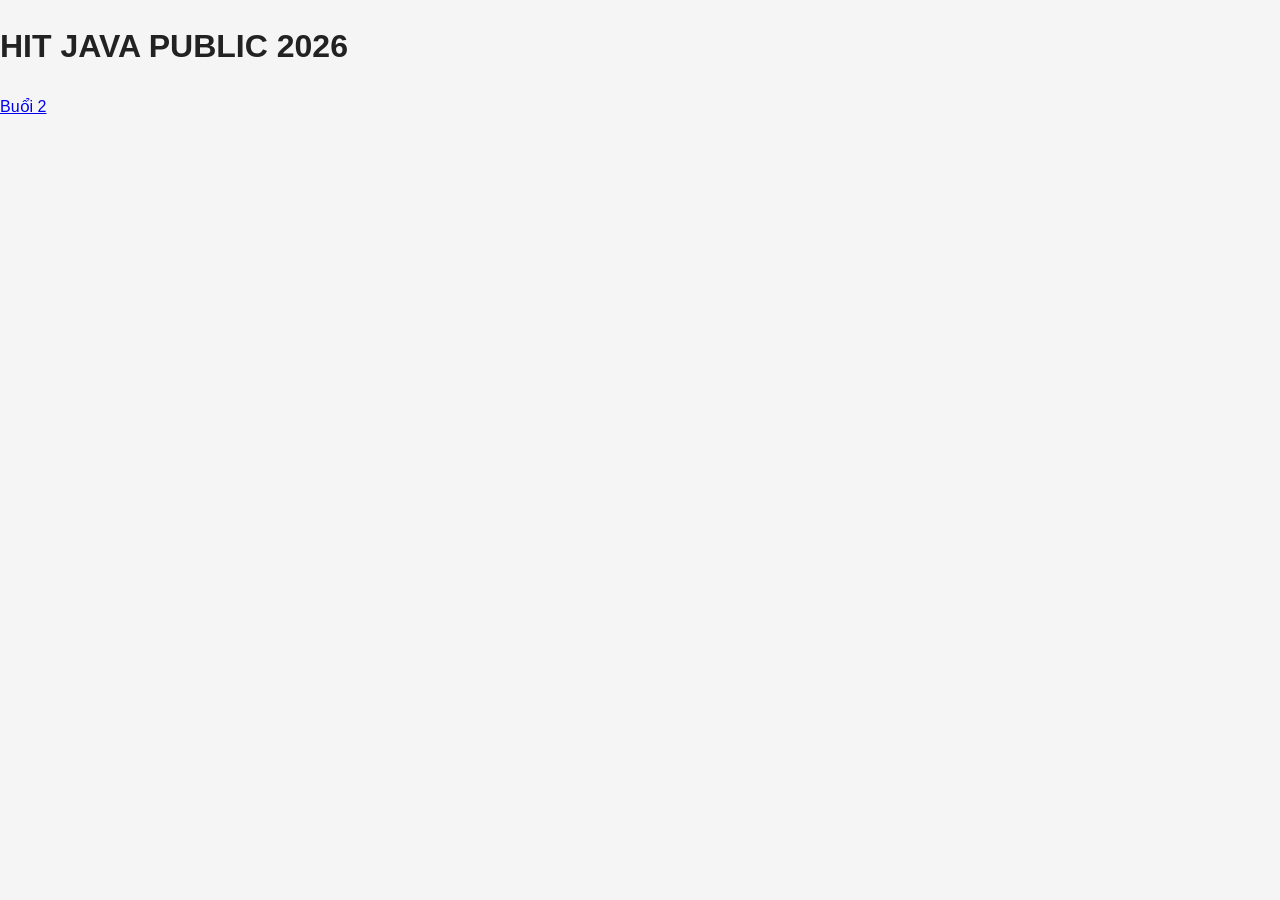
<file: index.html>
<!DOCTYPE html>
<html>
<head>
    <title>HIT JAVA PUBLIC 2026</title>
    <link rel="stylesheet" href="./style.css">
</head>

<body>
    <h1>HIT JAVA PUBLIC 2026</h1>

    <a href="Lesson2/buoi-2.html">
        Buổi 2
    </a>
</body>
</html>
</file>
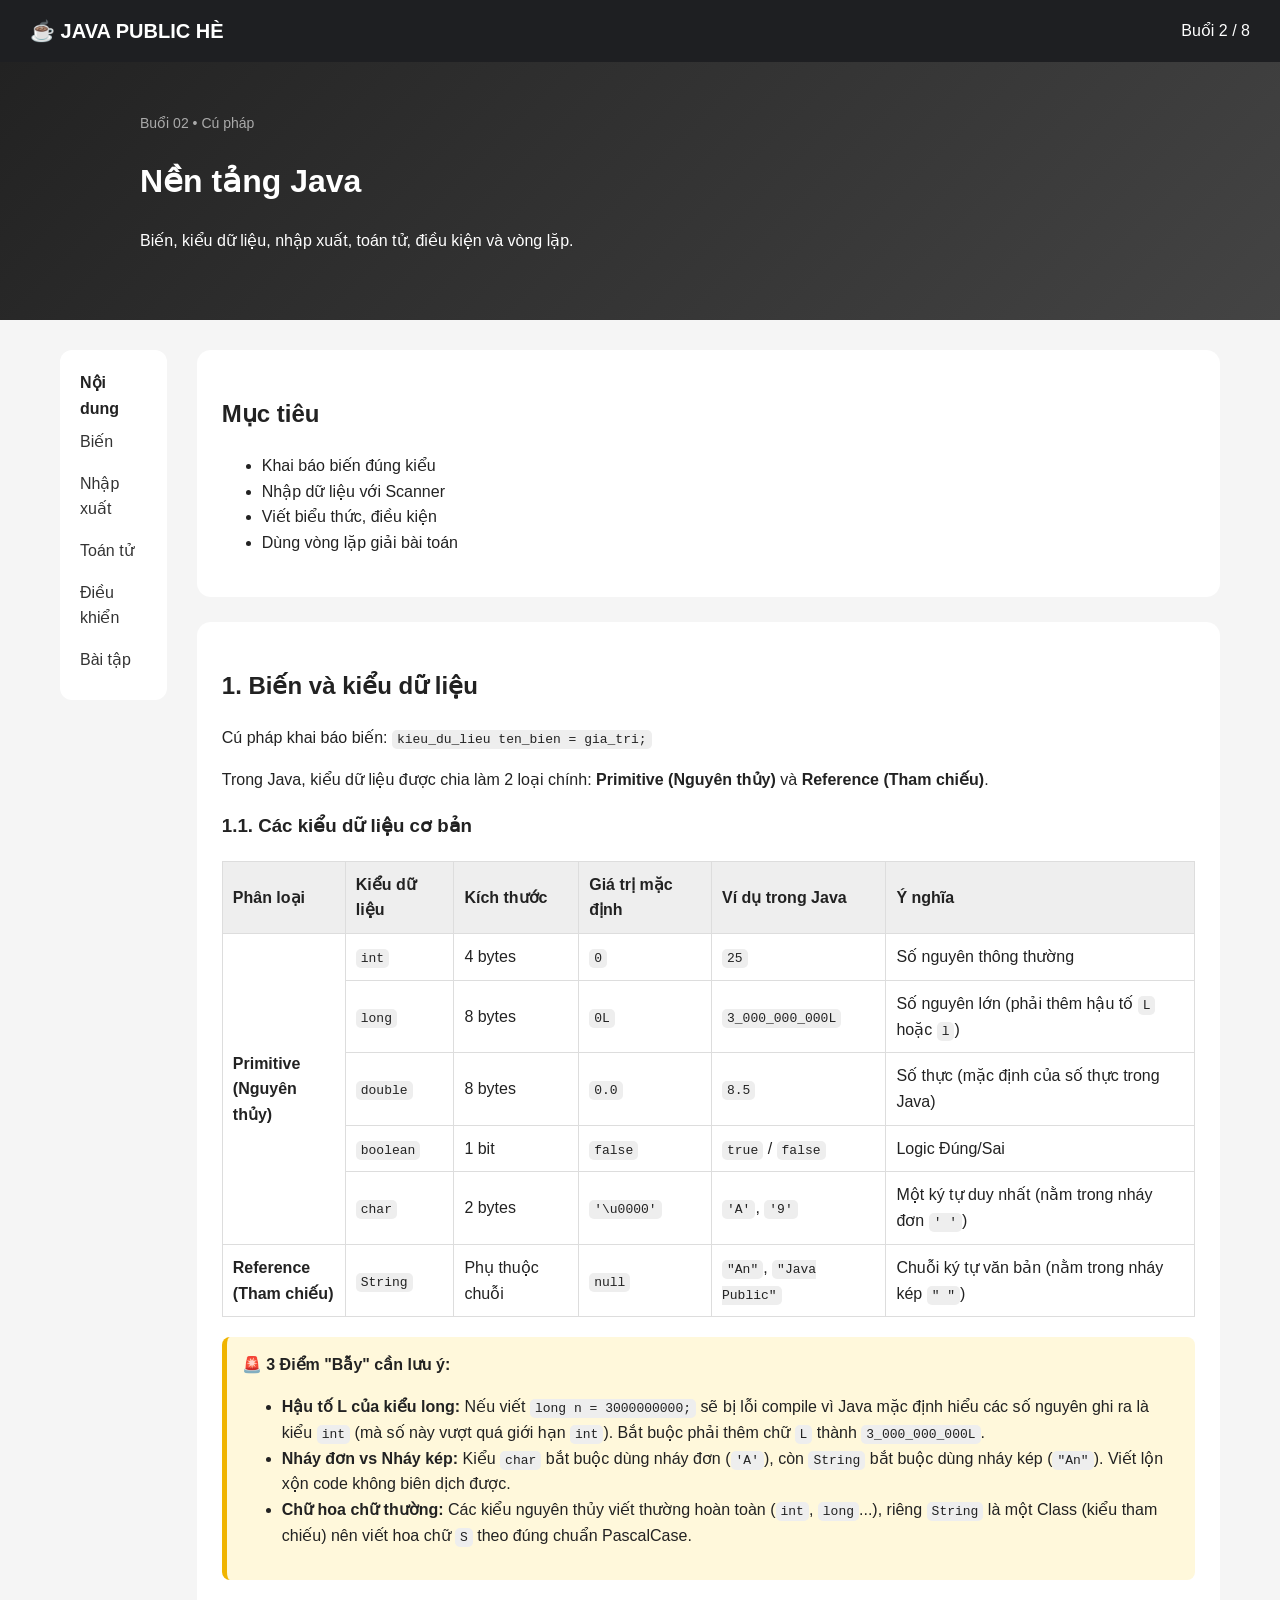
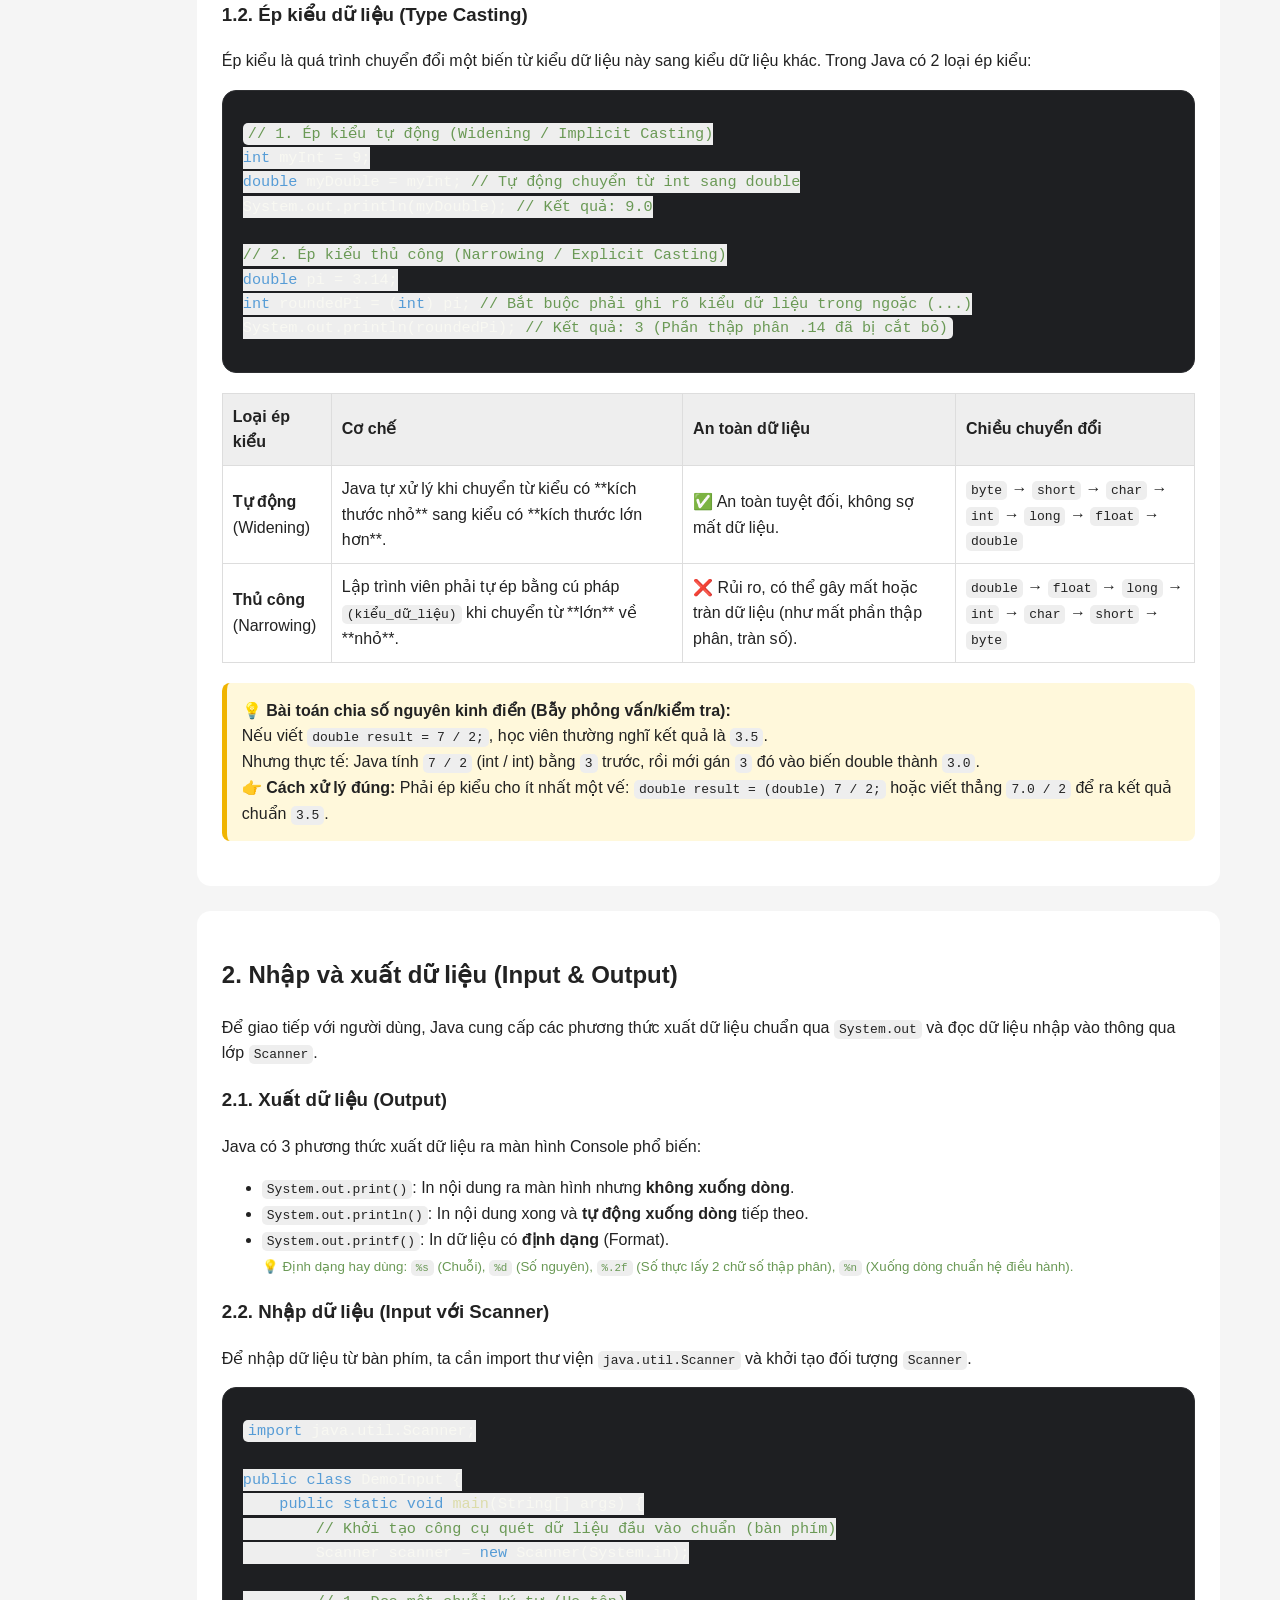
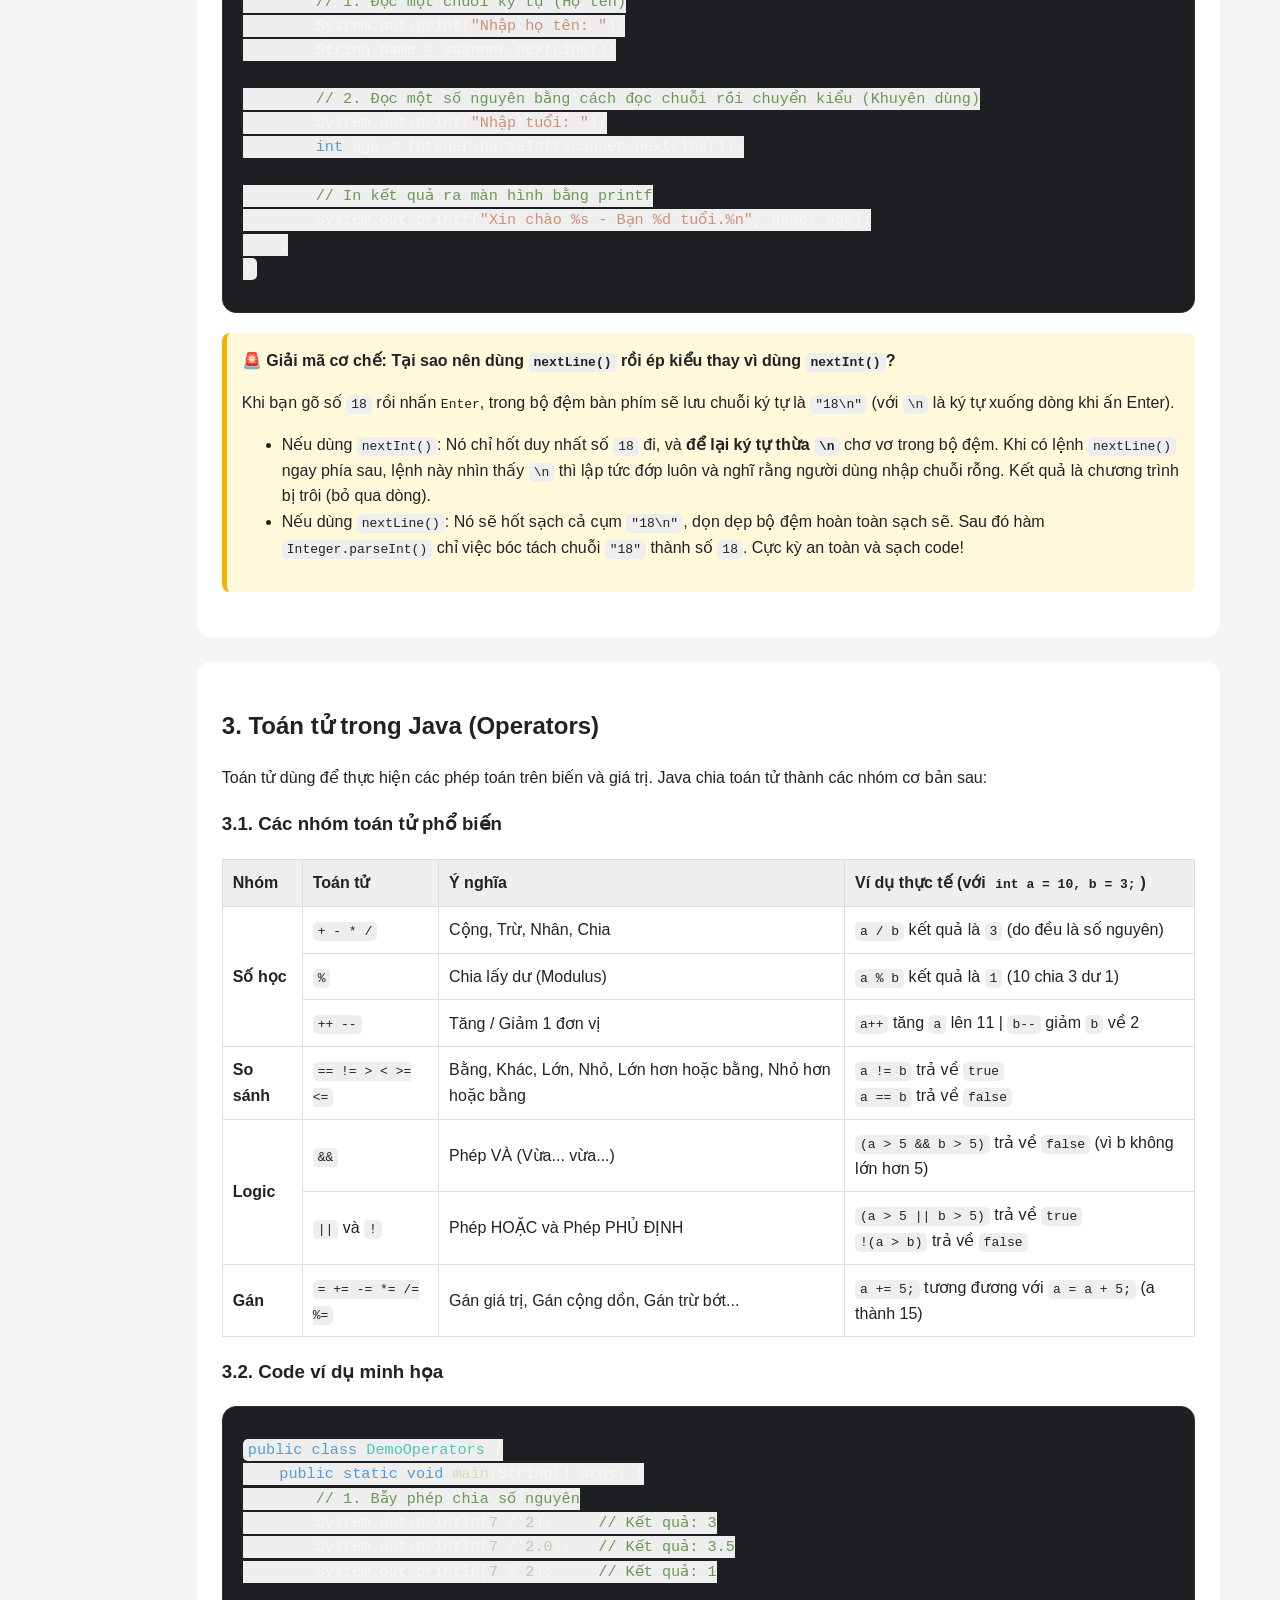
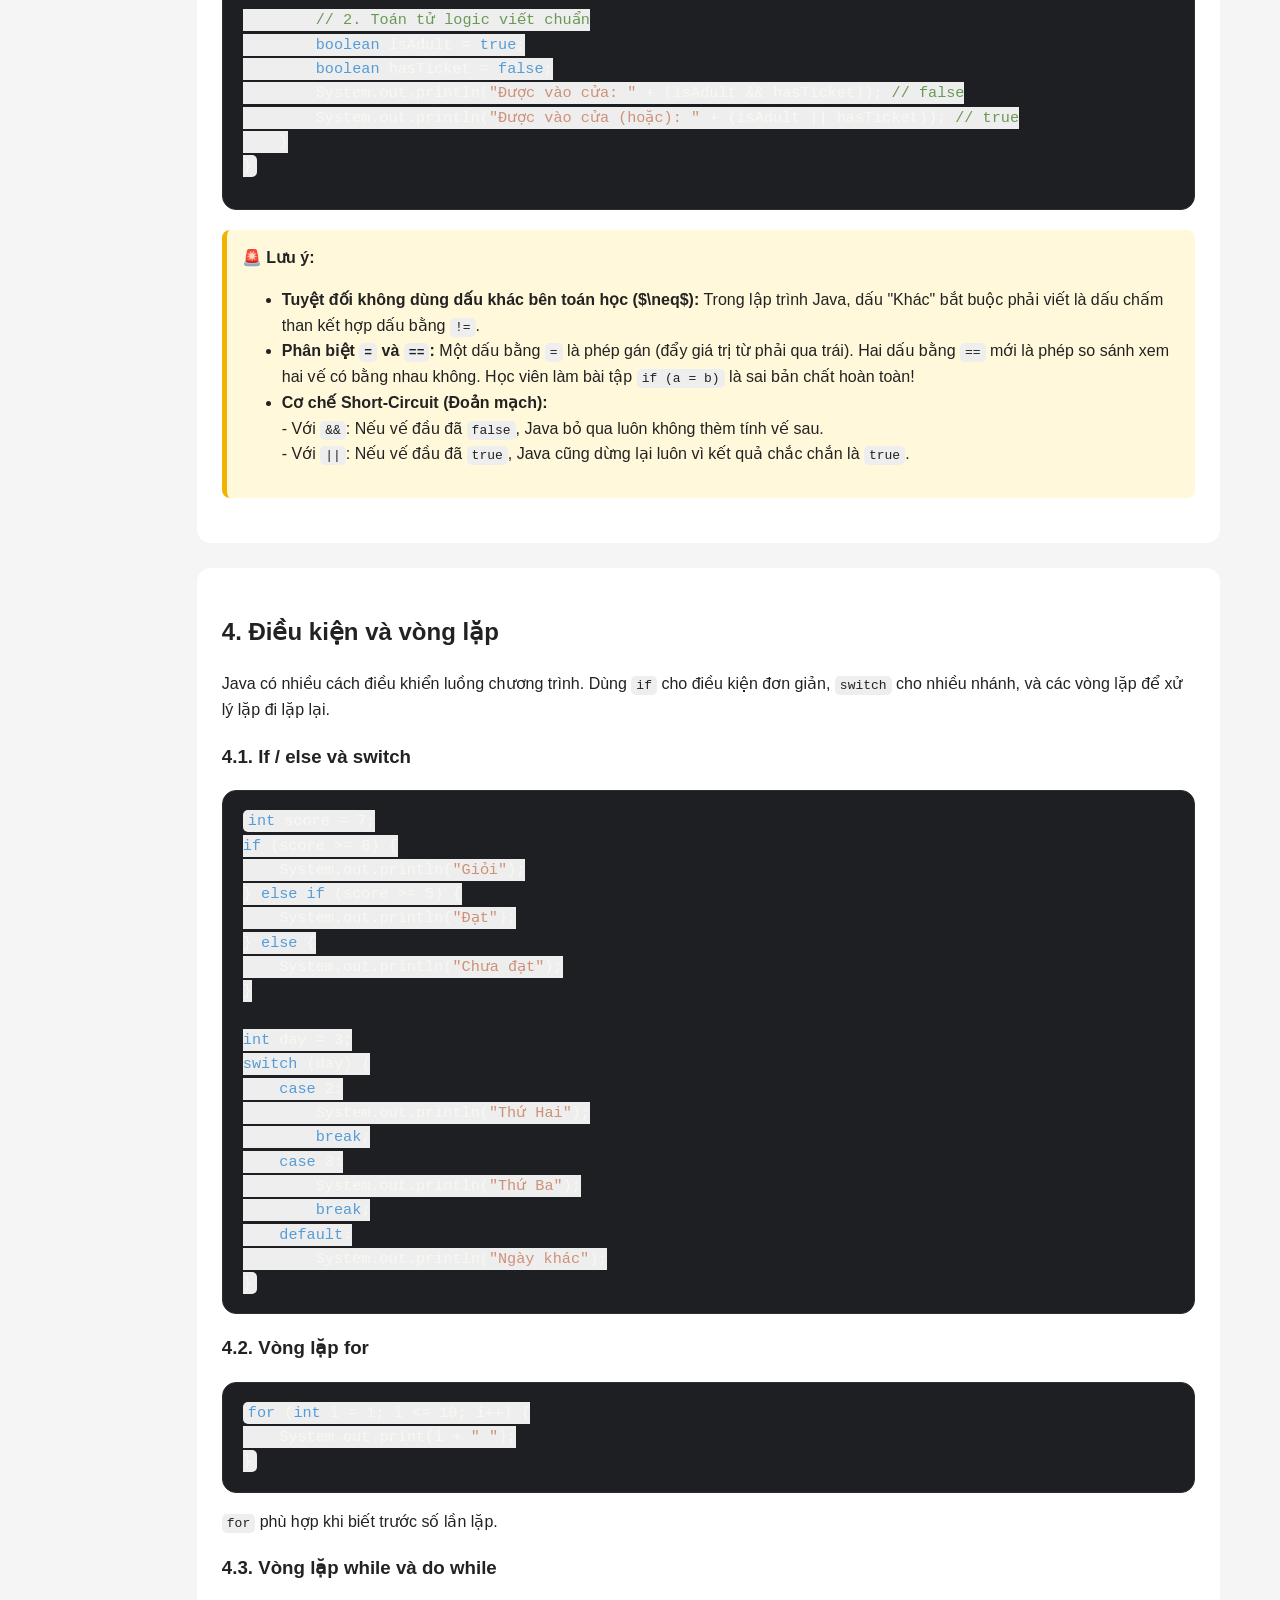
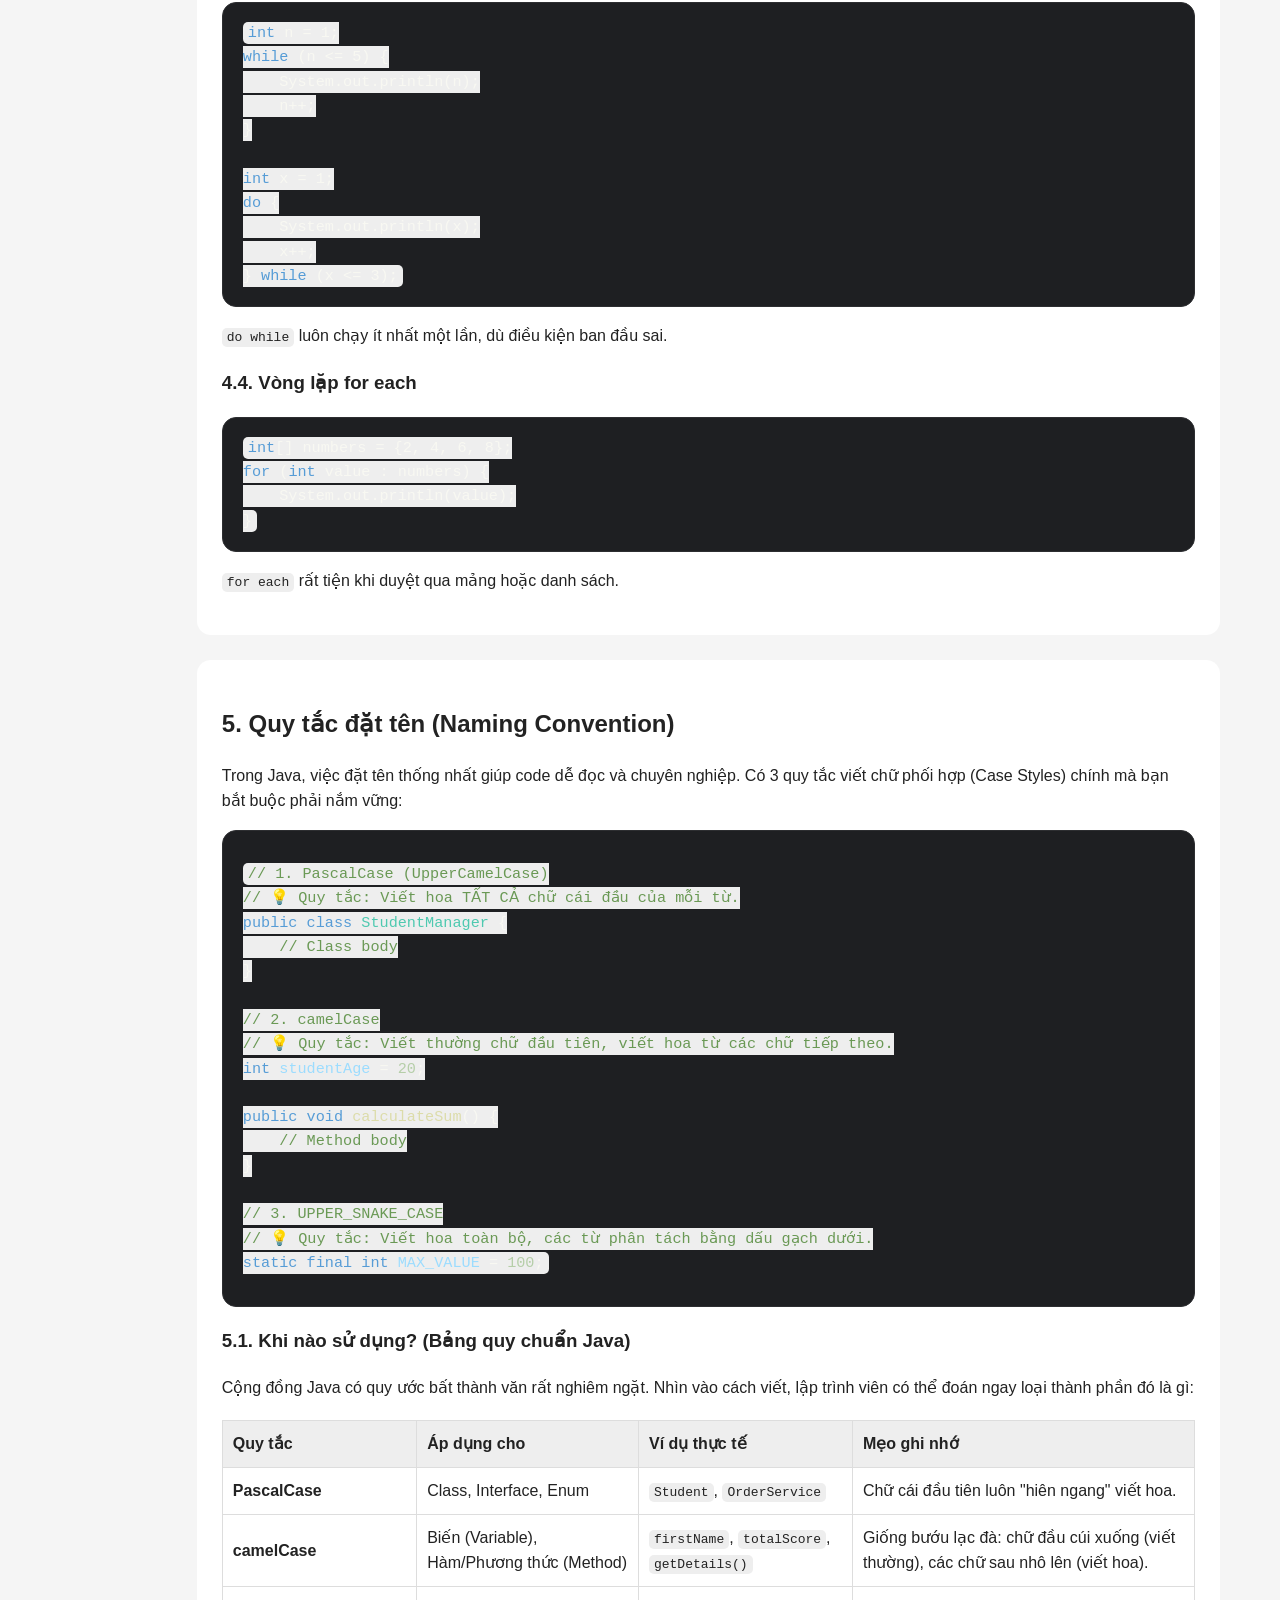
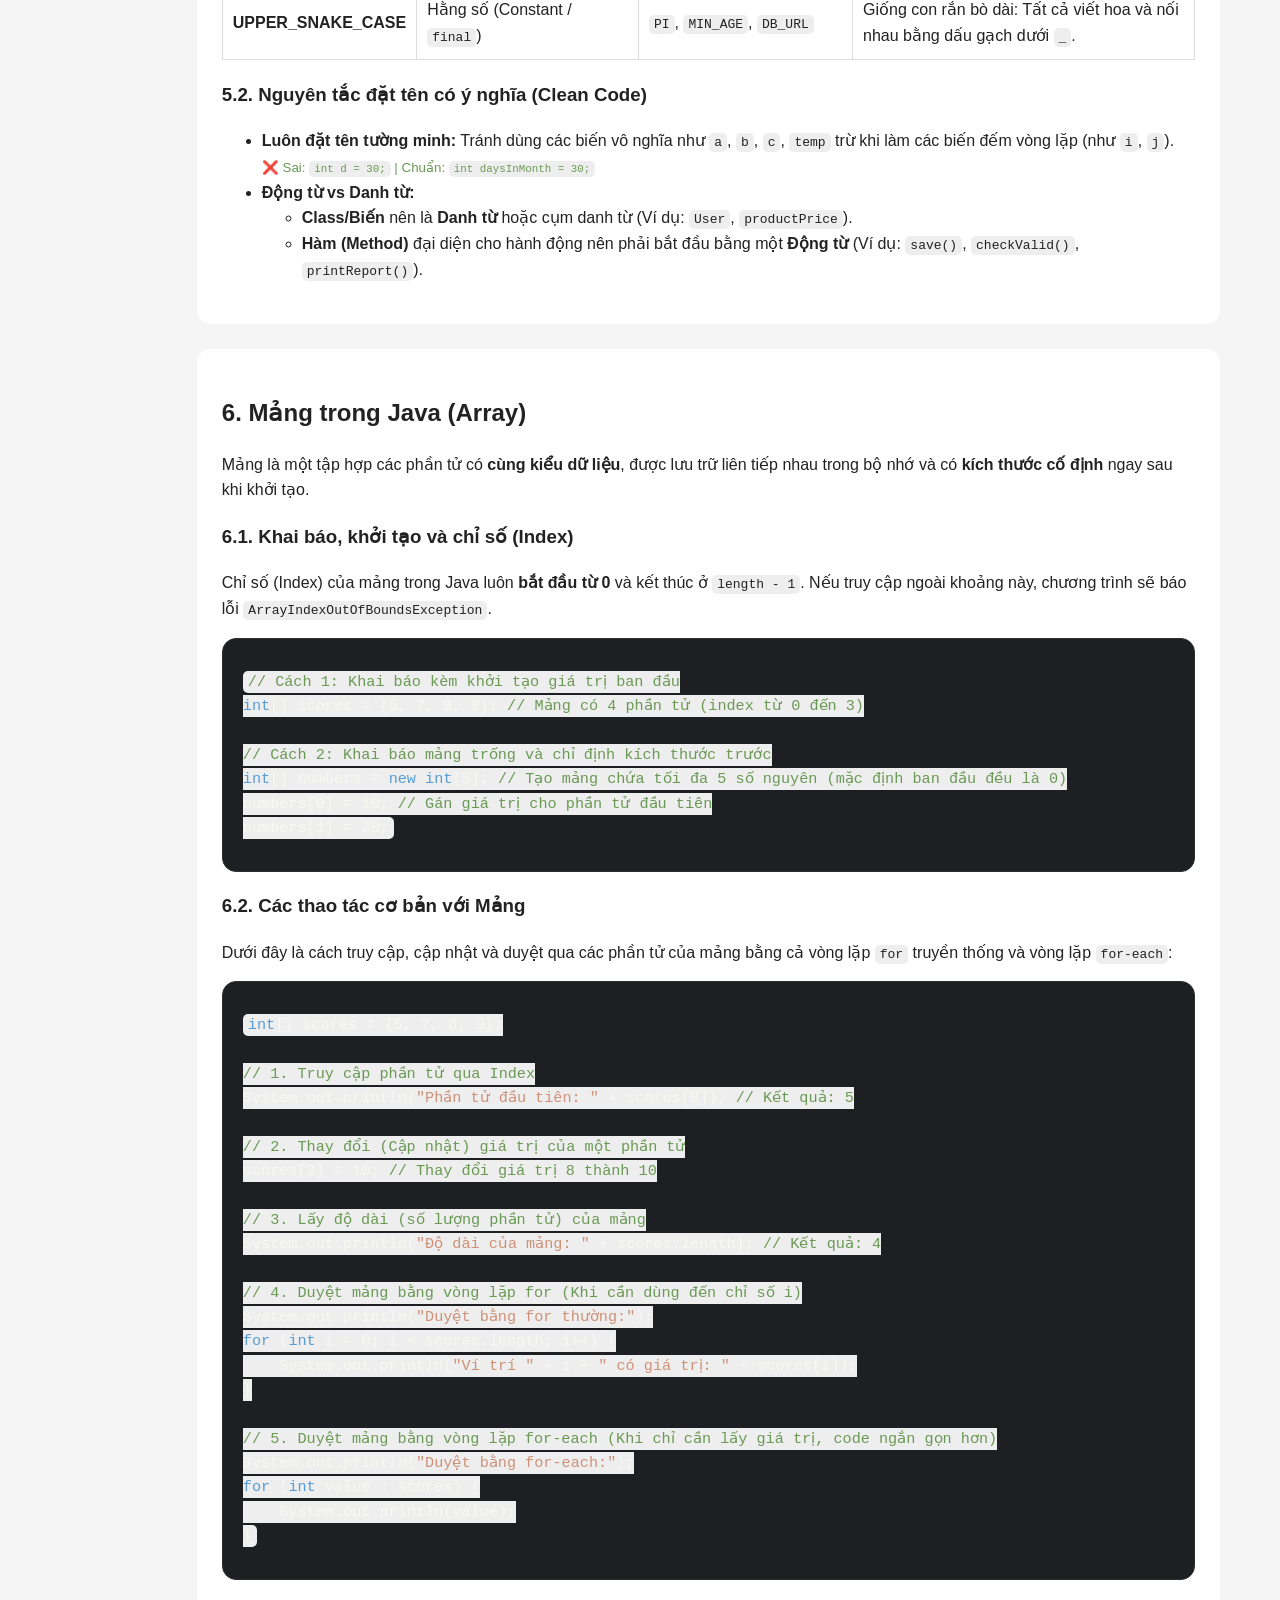
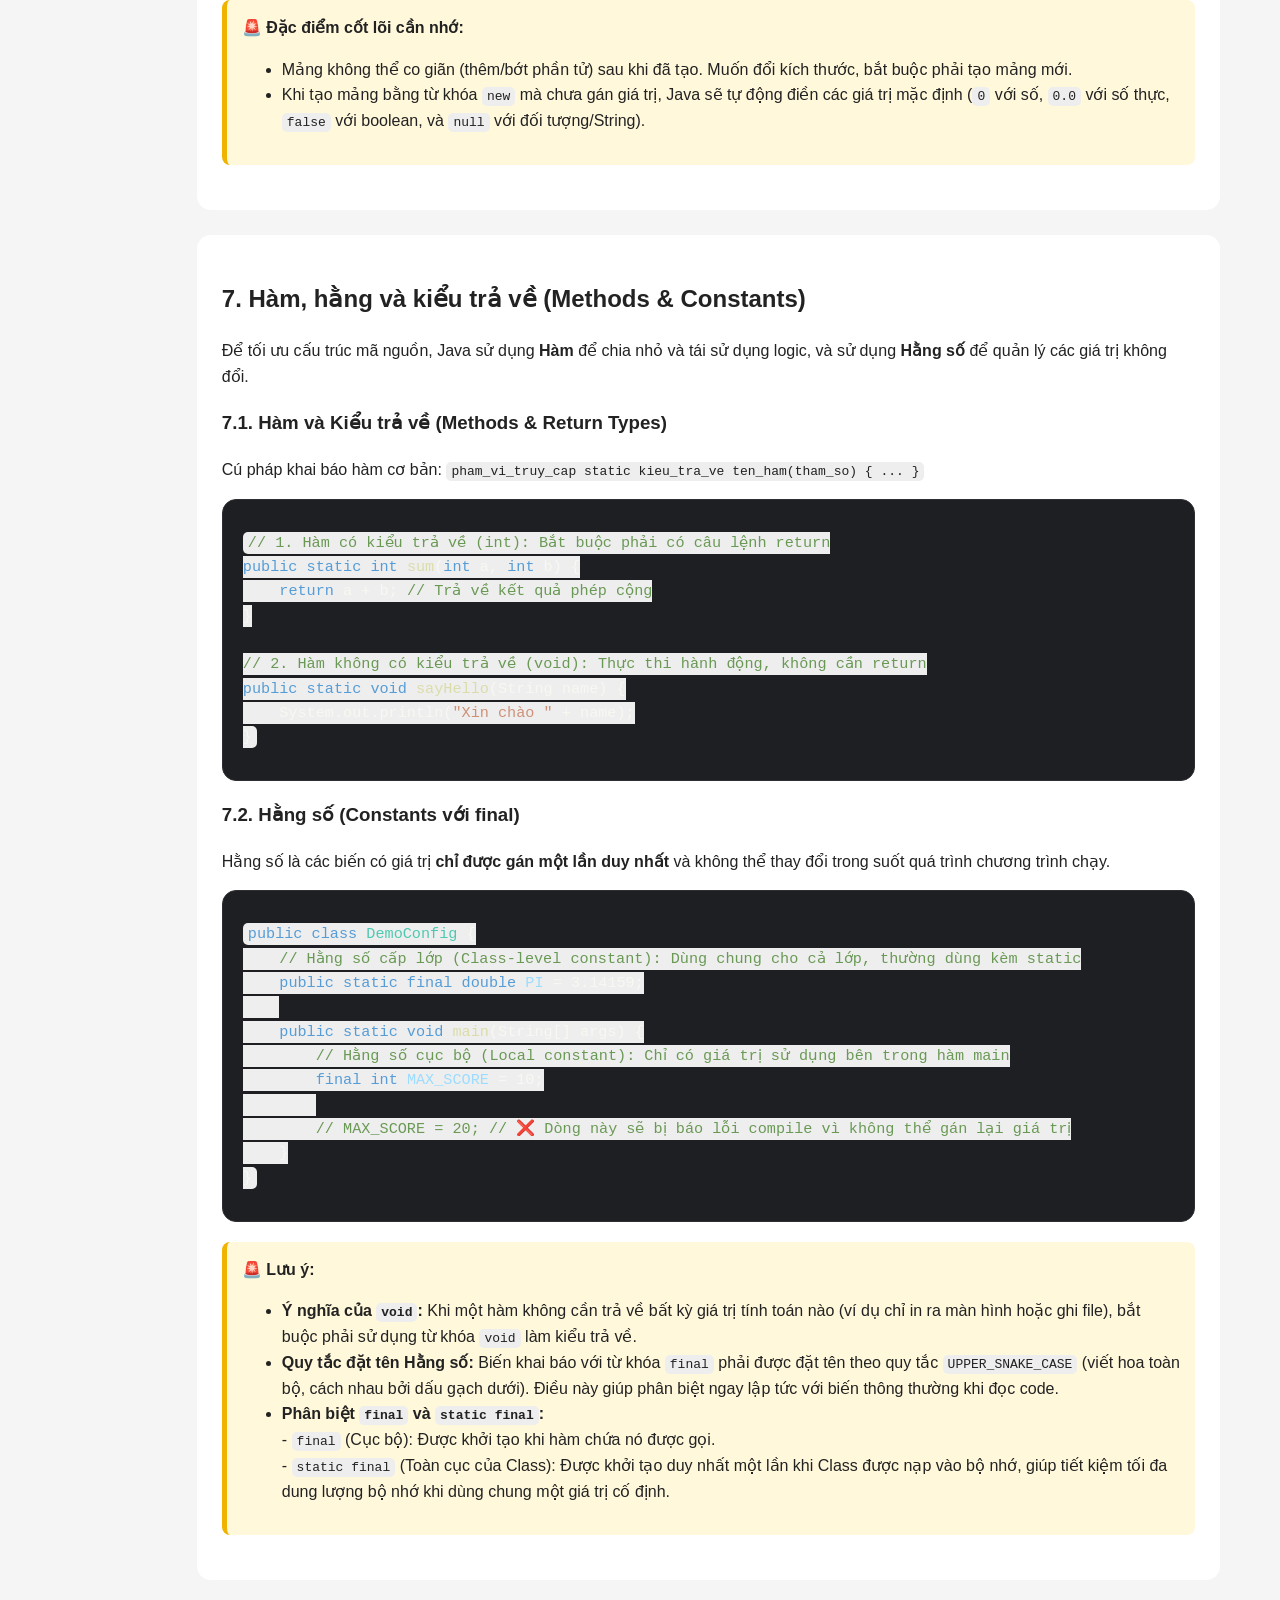
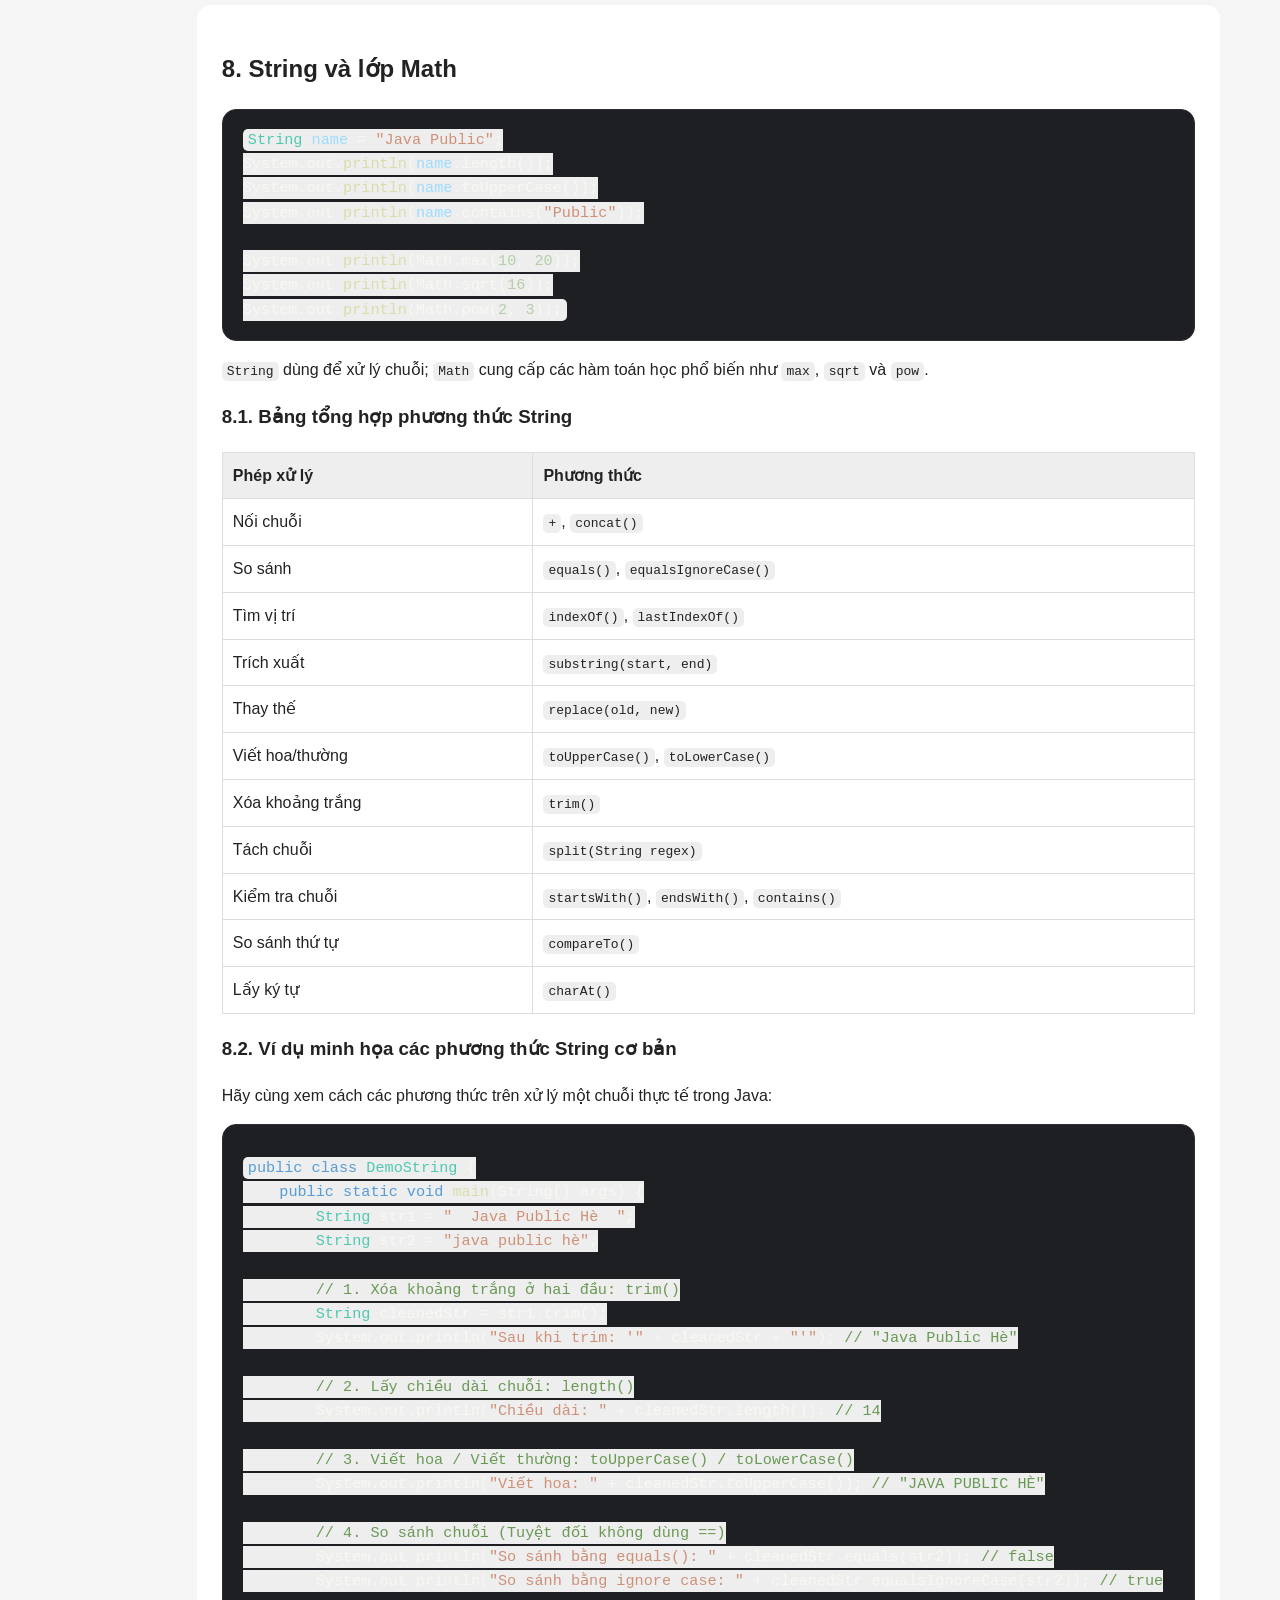
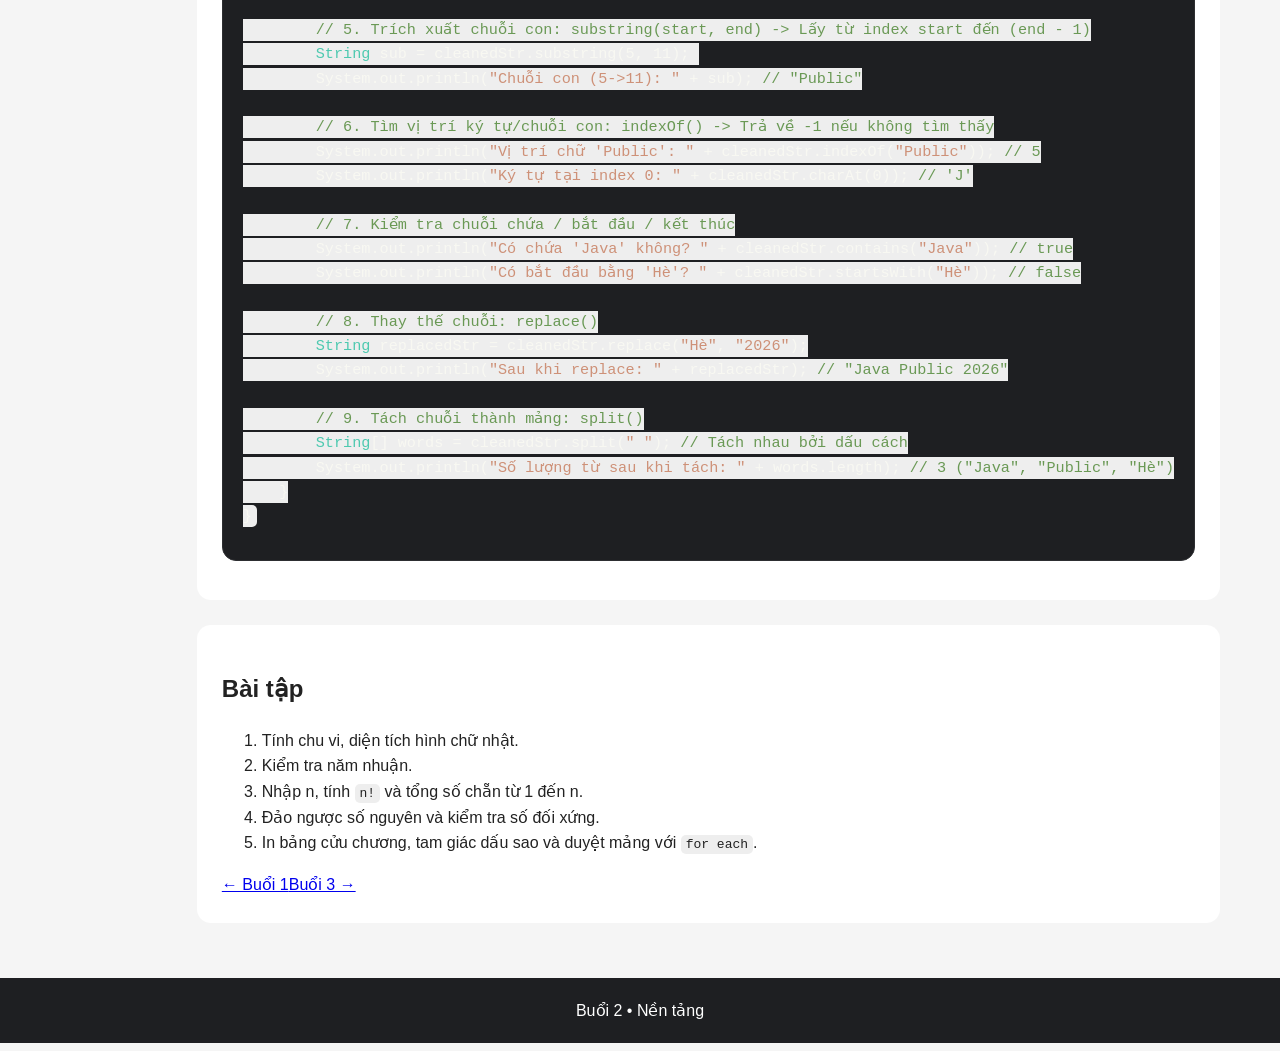
<file: Lesson_2/index.html>
<!doctype html>
<html lang="vi">

<head>
    <meta charset="utf-8">
    <meta name="viewport" content="width=device-width,initial-scale=1">
    <title>Buổi 2 - Nền tảng</title>
    <link rel="stylesheet" href="../style.css">
    <style>
        .code-block {
            background: #1e1f22;
            color: #f8f8f2;
            padding: 18px 20px;
            border-radius: 14px;
            overflow-x: auto;
            border: 1px solid #2d2e31;
            margin: 14px 0
        }

        .code-block code {
            font-family: Consolas, "Courier New", monospace;
            font-size: .95rem;
            line-height: 1.6
        }

        .code-block .keyword {
            color: #569cd6
        }

        .code-block .function {
            color: #dcdcaa
        }

        .code-block .string {
            color: #ce9178
        }

        .code-block .number {
            color: #b5cea8
        }

        .code-block .comment {
            color: #6a9955
        }

        .code-block .type {
            color: #4ec9b0
        }

        .code-block .variable {
            color: #9cdcfe
        }

        .code-block .operator {
            color: #d4d4d4
        }

        .code-block .punctuation {
            color: #d4d4d4
        }
    </style>
</head>

<body>
    <nav class="topbar"><a class="brand" href="../index.html">☕ JAVA PUBLIC HÈ</a><span>Buổi 2 / 8</span></nav>
    <header class="hero">
        <div class="hero-inner">
            <div class="eyebrow">Buổi 02 • Cú pháp</div>
            <h1>Nền tảng Java</h1>
            <p>Biến, kiểu dữ liệu, nhập xuất, toán tử, điều kiện và vòng lặp.</p>
        </div>
    </header>
    <div class="layout">
        <aside class="toc"><strong>Nội dung</strong><a href="#bien">Biến</a><a href="#io">Nhập xuất</a><a
                href="#op">Toán tử</a><a href="#flow">Điều khiển</a><a href="#bt">Bài tập</a></aside>
        <main>
            <section>
                <h2>Mục tiêu</h2>
                <ul class="objectives">
                    <li>Khai báo biến đúng kiểu</li>
                    <li>Nhập dữ liệu với Scanner</li>
                    <li>Viết biểu thức, điều kiện</li>
                    <li>Dùng vòng lặp giải bài toán</li>
                </ul>
            </section>
            <section id="bien">
                <h2>1. Biến và kiểu dữ liệu</h2>
                <p>Cú pháp khai báo biến: <code>kieu_du_lieu ten_bien = gia_tri;</code></p>
                <p>Trong Java, kiểu dữ liệu được chia làm 2 loại chính: <strong>Primitive (Nguyên thủy)</strong> và
                    <strong>Reference (Tham chiếu)</strong>.
                </p>

                <h3>1.1. Các kiểu dữ liệu cơ bản</h3>
                <table>
                    <tr>
                        <th>Phân loại</th>
                        <th>Kiểu dữ liệu</th>
                        <th>Kích thước</th>
                        <th>Giá trị mặc định</th>
                        <th>Ví dụ trong Java</th>
                        <th>Ý nghĩa</th>
                    </tr>
                    <tr>
                        <td rowspan="5"><strong>Primitive<br>(Nguyên thủy)</strong></td>
                        <td><code>int</code></td>
                        <td>4 bytes</td>
                        <td><code>0</code></td>
                        <td><code>25</code></td>
                        <td>Số nguyên thông thường</td>
                    </tr>
                    <tr>
                        <td><code>long</code></td>
                        <td>8 bytes</td>
                        <td><code>0L</code></td>
                        <td><code>3_000_000_000L</code></td>
                        <td>Số nguyên lớn (phải thêm hậu tố <code>L</code> hoặc <code>l</code>)</td>
                    </tr>
                    <tr>
                        <td><code>double</code></td>
                        <td>8 bytes</td>
                        <td><code>0.0</code></td>
                        <td><code>8.5</code></td>
                        <td>Số thực (mặc định của số thực trong Java)</td>
                    </tr>
                    <tr>
                        <td><code>boolean</code></td>
                        <td>1 bit</td>
                        <td><code>false</code></td>
                        <td><code>true</code> / <code>false</code></td>
                        <td>Logic Đúng/Sai</td>
                    </tr>
                    <tr>
                        <td><code>char</code></td>
                        <td>2 bytes</td>
                        <td><code>'\u0000'</code></td>
                        <td><code>'A'</code>, <code>'9'</code></td>
                        <td>Một ký tự duy nhất (nằm trong nháy đơn <code>' '</code>)</td>
                    </tr>
                    <tr>
                        <td><strong>Reference<br>(Tham chiếu)</strong></td>
                        <td><code>String</code></td>
                        <td>Phụ thuộc chuỗi</td>
                        <td><code>null</code></td>
                        <td><code>"An"</code>, <code>"Java Public"</code></td>
                        <td>Chuỗi ký tự văn bản (nằm trong nháy kép <code>" "</code>)</td>
                    </tr>
                </table>

                <div class="tip">
                    <strong>🚨 3 Điểm "Bẫy" cần lưu ý:</strong>
                    <ul>
                        <li><strong>Hậu tố L của kiểu long:</strong> Nếu viết <code>long n = 3000000000;</code> sẽ bị
                            lỗi compile vì Java mặc định hiểu các số nguyên ghi ra là kiểu <code>int</code> (mà số này
                            vượt quá giới hạn <code>int</code>). Bắt buộc phải thêm chữ <code>L</code> thành
                            <code>3_000_000_000L</code>.
                        </li>
                        <li><strong>Nháy đơn vs Nháy kép:</strong> Kiểu <code>char</code> bắt buộc dùng nháy đơn
                            (<code>'A'</code>), còn <code>String</code> bắt buộc dùng nháy kép (<code>"An"</code>). Viết
                            lộn xộn code không biên dịch được.</li>
                        <li><strong>Chữ hoa chữ thường:</strong> Các kiểu nguyên thủy viết thường hoàn toàn
                            (<code>int</code>, <code>long</code>...), riêng <code>String</code> là một Class (kiểu tham
                            chiếu) nên viết hoa chữ <code>S</code> theo đúng chuẩn PascalCase.</li>
                    </ul>
                </div>
                <h3>1.2. Ép kiểu dữ liệu (Type Casting)</h3>
                <p>Ép kiểu là quá trình chuyển đổi một biến từ kiểu dữ liệu này sang kiểu dữ liệu khác. Trong Java có 2
                    loại ép kiểu:</p>

                <div class="code-block">
                    <pre><code><span class="comment">// 1. Ép kiểu tự động (Widening / Implicit Casting)</span>
<span class="keyword">int</span> myInt = 9;
<span class="keyword">double</span> myDouble = myInt; <span class="comment">// Tự động chuyển từ int sang double</span>
System.out.println(myDouble); <span class="comment">// Kết quả: 9.0</span>

<span class="comment">// 2. Ép kiểu thủ công (Narrowing / Explicit Casting)</span>
<span class="keyword">double</span> pi = 3.14;
<span class="keyword">int</span> roundedPi = (<span class="keyword">int</span>) pi; <span class="comment">// Bắt buộc phải ghi rõ kiểu dữ liệu trong ngoặc (...)</span>
System.out.println(roundedPi); <span class="comment">// Kết quả: 3 (Phần thập phân .14 đã bị cắt bỏ)</span></code></pre>
                </div>

                <table>
                    <tr>
                        <th>Loại ép kiểu</th>
                        <th>Cơ chế</th>
                        <th>An toàn dữ liệu</th>
                        <th>Chiều chuyển đổi</th>
                    </tr>
                    <tr>
                        <td><strong>Tự động</strong><br>(Widening)</td>
                        <td>Java tự xử lý khi chuyển từ kiểu có **kích thước nhỏ** sang kiểu có **kích thước lớn hơn**.
                        </td>
                        <td>✅ An toàn tuyệt đối, không sợ mất dữ liệu.</td>
                        <td><code>byte</code> → <code>short</code> → <code>char</code> → <code>int</code> →
                            <code>long</code> → <code>float</code> → <code>double</code>
                        </td>
                    </tr>
                    <tr>
                        <td><strong>Thủ công</strong><br>(Narrowing)</td>
                        <td>Lập trình viên phải tự ép bằng cú pháp <code>(kiểu_dữ_liệu)</code> khi chuyển từ **lớn** về
                            **nhỏ**.</td>
                        <td>❌ Rủi ro, có thể gây mất hoặc tràn dữ liệu (như mất phần thập phân, tràn số).</td>
                        <td><code>double</code> → <code>float</code> → <code>long</code> → <code>int</code> →
                            <code>char</code> → <code>short</code> → <code>byte</code>
                        </td>
                    </tr>
                </table>

                <div class="tip">
                    <strong>💡 Bài toán chia số nguyên kinh điển (Bẫy phỏng vấn/kiểm tra):</strong>
                    <br>Nếu viết <code>double result = 7 / 2;</code>, học viên thường nghĩ kết quả là <code>3.5</code>.
                    <br>Nhưng thực tế: Java tính <code>7 / 2</code> (int / int) bằng <code>3</code> trước, rồi mới gán
                    <code>3</code> đó vào biến double thành <code>3.0</code>.
                    <br>👉 <strong>Cách xử lý đúng:</strong> Phải ép kiểu cho ít nhất một vế:
                    <code>double result = (double) 7 / 2;</code> hoặc viết thẳng <code>7.0 / 2</code> để ra kết quả
                    chuẩn <code>3.5</code>.
                </div>
            </section>
            <section id="io">
                <h2>2. Nhập và xuất dữ liệu (Input & Output)</h2>
                <p>Để giao tiếp với người dùng, Java cung cấp các phương thức xuất dữ liệu chuẩn qua
                    <code>System.out</code> và đọc dữ liệu nhập vào thông qua lớp <code>Scanner</code>.
                </p>

                <h3>2.1. Xuất dữ liệu (Output)</h3>
                <p>Java có 3 phương thức xuất dữ liệu ra màn hình Console phổ biến:</p>
                <ul>
                    <li><code>System.out.print()</code>: In nội dung ra màn hình nhưng <strong>không xuống
                            dòng</strong>.</li>
                    <li><code>System.out.println()</code>: In nội dung xong và <strong>tự động xuống dòng</strong> tiếp
                        theo.</li>
                    <li><code>System.out.printf()</code>: In dữ liệu có <strong>định dạng</strong> (Format).
                        <br><small style="color: #6a9955;">💡 Định dạng hay dùng: <code>%s</code> (Chuỗi),
                            <code>%d</code> (Số nguyên), <code>%.2f</code> (Số thực lấy 2 chữ số thập phân),
                            <code>%n</code> (Xuống dòng chuẩn hệ điều hành).</small>
                    </li>
                </ul>

                <h3>2.2. Nhập dữ liệu (Input với Scanner)</h3>
                <p>Để nhập dữ liệu từ bàn phím, ta cần import thư viện <code>java.util.Scanner</code> và khởi tạo đối
                    tượng <code>Scanner</code>.</p>

                <div class="code-block">
                    <pre><code><span class="keyword">import</span> java.util.Scanner;

<span class="keyword">public class</span> DemoInput {
    <span class="keyword">public static void</span> <span class="function">main</span>(String[] args) {
        <span class="comment">// Khởi tạo công cụ quét dữ liệu đầu vào chuẩn (bàn phím)</span>
        Scanner scanner = <span class="keyword">new</span> Scanner(System.in);

        <span class="comment">// 1. Đọc một chuỗi ký tự (Họ tên)</span>
        System.out.print(<span class="string">"Nhập họ tên: "</span>);
        String name = scanner.nextLine();

        <span class="comment">// 2. Đọc một số nguyên bằng cách đọc chuỗi rồi chuyển kiểu (Khuyên dùng)</span>
        System.out.print(<span class="string">"Nhập tuổi: "</span>);
        <span class="keyword">int</span> age = Integer.parseInt(scanner.nextLine());

        <span class="comment">// In kết quả ra màn hình bằng printf</span>
        System.out.printf(<span class="string">"Xin chào %s - Bạn %d tuổi.%n"</span>, name, age);
    }
}</code></pre>
                </div>

                <div class="tip">
                    <strong>🚨 Giải mã cơ chế: Tại sao nên dùng <code>nextLine()</code> rồi ép kiểu thay vì dùng
                        <code>nextInt()</code>?</strong>
                    <p>Khi bạn gõ số <code>18</code> rồi nhấn <kbd>Enter</kbd>, trong bộ đệm bàn phím sẽ lưu chuỗi ký tự
                        là <code>"18\n"</code> (với <code>\n</code> là ký tự xuống dòng khi ấn Enter).</p>
                    <ul>
                        <li>Nếu dùng <code>nextInt()</code>: Nó chỉ hốt duy nhất số <code>18</code> đi, và <strong>để
                                lại ký tự thừa <code>\n</code></strong> chơ vơ trong bộ đệm. Khi có lệnh
                            <code>nextLine()</code> ngay phía sau, lệnh này nhìn thấy <code>\n</code> thì lập tức đớp
                            luôn và nghĩ rằng người dùng nhập chuỗi rỗng. Kết quả là chương trình bị trôi (bỏ qua dòng).
                        </li>
                        <li>Nếu dùng <code>nextLine()</code>: Nó sẽ hốt sạch cả cụm <code>"18\n"</code>, dọn dẹp bộ đệm
                            hoàn toàn sạch sẽ. Sau đó hàm <code>Integer.parseInt()</code> chỉ việc bóc tách chuỗi
                            <code>"18"</code> thành số <code>18</code>. Cực kỳ an toàn và sạch code!
                        </li>
                    </ul>
                </div>
            </section>
            <section id="op">
                <h2>3. Toán tử trong Java (Operators)</h2>
                <p>Toán tử dùng để thực hiện các phép toán trên biến và giá trị. Java chia toán tử thành các nhóm cơ bản
                    sau:</p>

                <h3>3.1. Các nhóm toán tử phổ biến</h3>
                <table>
                    <tr>
                        <th>Nhóm</th>
                        <th>Toán tử</th>
                        <th>Ý nghĩa</th>
                        <th>Ví dụ thực tế (với <code>int a = 10, b = 3;</code>)</th>
                    </tr>
                    <tr>
                        <td rowspan="3"><strong>Số học</strong></td>
                        <td><code>+  -  * /</code></td>
                        <td>Cộng, Trừ, Nhân, Chia</td>
                        <td><code>a / b</code> kết quả là <code>3</code> (do đều là số nguyên)</td>
                    </tr>
                    <tr>
                        <td><code>%</code></td>
                        <td>Chia lấy dư (Modulus)</td>
                        <td><code>a % b</code> kết quả là <code>1</code> (10 chia 3 dư 1)</td>
                    </tr>
                    <tr>
                        <td><code>++  --</code></td>
                        <td>Tăng / Giảm 1 đơn vị</td>
                        <td><code>a++</code> tăng <code>a</code> lên 11 | <code>b--</code> giảm <code>b</code> về 2</td>
                    </tr>
                    <tr>
                        <td><strong>So sánh</strong></td>
                        <td><code>==  !=  &gt;  &lt;  &gt;=  &lt;=</code></td>
                        <td>Bằng, Khác, Lớn, Nhỏ, Lớn hơn hoặc bằng, Nhỏ hơn hoặc bằng</td>
                        <td><code>a != b</code> trả về <code>true</code><br><code>a == b</code> trả về
                            <code>false</code>
                        </td>
                    </tr>
                    <tr>
                        <td rowspan="2"><strong>Logic</strong></td>
                        <td><code>&&</code></td>
                        <td>Phép VÀ (Vừa... vừa...)</td>
                        <td><code>(a > 5 && b > 5)</code> trả về <code>false</code> (vì b không lớn hơn 5)</td>
                    </tr>
                    <tr>
                        <td><code>||</code> và <code>!</code></td>
                        <td>Phép HOẶC và Phép PHỦ ĐỊNH</td>
                        <td><code>(a > 5 || b > 5)</code> trả về <code>true</code><br><code>!(a > b)</code> trả về
                            <code>false</code>
                        </td>
                    </tr>
                    <tr>
                        <td><strong>Gán</strong></td>
                        <td><code>=  +=  -=  *=  /=  %=</code></td>
                        <td>Gán giá trị, Gán cộng dồn, Gán trừ bớt...</td>
                        <td><code>a += 5;</code> tương đương với <code>a = a + 5;</code> (a thành 15)</td>
                    </tr>
                </table>

                <h3>3.2. Code ví dụ minh họa</h3>
                <div class="code-block">
                    <pre><code><span class="keyword">public class</span> <span class="type">DemoOperators</span> {
    <span class="keyword">public static void</span> <span class="function">main</span>(String[] args) {
        <span class="comment">// 1. Bẫy phép chia số nguyên</span>
        System.out.println(<span class="number">7</span> / <span class="number">2</span>);     <span class="comment">// Kết quả: 3</span>
        System.out.println(<span class="number">7</span> / <span class="number">2.0</span>);   <span class="comment">// Kết quả: 3.5</span>
        System.out.println(<span class="number">7</span> % <span class="number">2</span>);     <span class="comment">// Kết quả: 1</span>

        <span class="comment">// 2. Toán tử logic viết chuẩn</span>
        <span class="keyword">boolean</span> isAdult = <span class="keyword">true</span>;
        <span class="keyword">boolean</span> hasTicket = <span class="keyword">false</span>;
        System.out.println(<span class="string">"Được vào cửa: "</span> + (isAdult && hasTicket)); <span class="comment">// false</span>
        System.out.println(<span class="string">"Được vào cửa (hoặc): "</span> + (isAdult || hasTicket)); <span class="comment">// true</span>
    }
}</code></pre>
                </div>

                <div class="tip">
                    <strong>🚨 Lưu ý:</strong>
                    <ul>
                        <li><strong>Tuyệt đối không dùng dấu khác bên toán học ($\neq$):</strong> Trong lập trình Java,
                            dấu "Khác" bắt buộc phải viết là dấu chấm than kết hợp dấu bằng <code>!=</code>.</li>
                        <li><strong>Phân biệt <code>=</code> và <code>==</code>:</strong> Một dấu bằng <code>=</code> là
                            phép gán (đẩy giá trị từ phải qua trái). Hai dấu bằng <code>==</code> mới là phép so sánh
                            xem hai vế có bằng nhau không. Học viên làm bài tập <code>if (a = b)</code> là sai bản chất
                            hoàn toàn!</li>
                        <li><strong>Cơ chế Short-Circuit (Đoản mạch):</strong>
                            <br>- Với <code>&&</code>: Nếu vế đầu đã <code>false</code>, Java bỏ qua luôn không thèm
                            tính vế sau.
                            <br>- Với <code>||</code>: Nếu vế đầu đã <code>true</code>, Java cũng dừng lại luôn vì kết
                            quả chắc chắn là <code>true</code>.
                        </li>
                    </ul>
                </div>
            </section>
            <section id="flow">
                <h2>4. Điều kiện và vòng lặp</h2>
                <p>Java có nhiều cách điều khiển luồng chương trình. Dùng <code>if</code> cho điều kiện đơn giản,
                    <code>switch</code> cho nhiều nhánh, và các vòng lặp để xử lý lặp đi lặp lại.
                </p>
                <h3>4.1. If / else và switch</h3>
                <pre class="code-block"><code><span class="keyword">int</span> score = 7;
<span class="keyword">if</span> (score &gt;= 8) {
    System.out.println(<span class="string">"Giỏi"</span>);
} <span class="keyword">else if</span> (score &gt;= 5) {
    System.out.println(<span class="string">"Đạt"</span>);
} <span class="keyword">else</span> {
    System.out.println(<span class="string">"Chưa đạt"</span>);
}

<span class="keyword">int</span> day = 3;
<span class="keyword">switch</span> (day) {
    <span class="keyword">case</span> 2:
        System.out.println(<span class="string">"Thứ Hai"</span>);
        <span class="keyword">break</span>;
    <span class="keyword">case</span> 3:
        System.out.println(<span class="string">"Thứ Ba"</span>);
        <span class="keyword">break</span>;
    <span class="keyword">default</span>:
        System.out.println(<span class="string">"Ngày khác"</span>);
}</code></pre>
                <h3>4.2. Vòng lặp for</h3>
                <pre class="code-block"><code><span class="keyword">for</span> (<span class="keyword">int</span> i = 1; i &lt;= 10; i++) {
    System.out.print(i + <span class="string">" "</span>);
}</code></pre>
                <p><code>for</code> phù hợp khi biết trước số lần lặp.</p>
                <h3>4.3. Vòng lặp while và do while</h3>
                <pre class="code-block"><code><span class="keyword">int</span> n = 1;
<span class="keyword">while</span> (n &lt;= 5) {
    System.out.println(n);
    n++;
}

<span class="keyword">int</span> x = 1;
<span class="keyword">do</span> {
    System.out.println(x);
    x++;
} <span class="keyword">while</span> (x &lt;= 3);</code></pre>
                <p><code>do while</code> luôn chạy ít nhất một lần, dù điều kiện ban đầu sai.</p>
                <h3>4.4. Vòng lặp for each</h3>
                <pre class="code-block"><code><span class="keyword">int</span>[] numbers = {2, 4, 6, 8};
<span class="keyword">for</span> (<span class="keyword">int</span> value : numbers) {
    System.out.println(value);
}</code></pre>
                <p><code>for each</code> rất tiện khi duyệt qua mảng hoặc danh sách.</p>
            </section>
            <section id="name">
                <h2>5. Quy tắc đặt tên (Naming Convention)</h2>
                <p>Trong Java, việc đặt tên thống nhất giúp code dễ đọc và chuyên nghiệp. Có 3 quy tắc viết chữ phối hợp
                    (Case Styles) chính mà bạn bắt buộc phải nắm vững:</p>

                <div class="code-block">
                    <pre><code><span class="comment">// 1. PascalCase (UpperCamelCase)</span>
<span class="comment">// 💡 Quy tắc: Viết hoa TẤT CẢ chữ cái đầu của mỗi từ.</span>
<span class="keyword">public class</span> <span class="type">StudentManager</span> {
    <span class="comment">// Class body</span>
}

<span class="comment">// 2. camelCase</span>
<span class="comment">// 💡 Quy tắc: Viết thường chữ đầu tiên, viết hoa từ các chữ tiếp theo.</span>
<span class="keyword">int</span> <span class="variable">studentAge</span> = <span class="number">20</span>;

<span class="keyword">public void</span> <span class="function">calculateSum</span>() {
    <span class="comment">// Method body</span>
}

<span class="comment">// 3. UPPER_SNAKE_CASE</span>
<span class="comment">// 💡 Quy tắc: Viết hoa toàn bộ, các từ phân tách bằng dấu gạch dưới.</span>
<span class="keyword">static final int</span> <span class="variable">MAX_VALUE</span> = <span class="number">100</span>;</code></pre>
                </div>

                <h3>5.1. Khi nào sử dụng? (Bảng quy chuẩn Java)</h3>
                <p>Cộng đồng Java có quy ước bất thành văn rất nghiêm ngặt. Nhìn vào cách viết, lập trình viên có thể
                    đoán ngay loại thành phần đó là gì:</p>

                <table>
                    <tr>
                        <th>Quy tắc</th>
                        <th>Áp dụng cho</th>
                        <th>Ví dụ thực tế</th>
                        <th>Mẹo ghi nhớ</th>
                    </tr>
                    <tr>
                        <td><strong>PascalCase</strong></td>
                        <td>Class, Interface, Enum</td>
                        <td><code>Student</code>, <code>OrderService</code></td>
                        <td>Chữ cái đầu tiên luôn "hiên ngang" viết hoa.</td>
                    </tr>
                    <tr>
                        <td><strong>camelCase</strong></td>
                        <td>Biến (Variable), Hàm/Phương thức (Method)</td>
                        <td><code>firstName</code>, <code>totalScore</code>, <code>getDetails()</code></td>
                        <td>Giống bướu lạc đà: chữ đầu cúi xuống (viết thường), các chữ sau nhô lên (viết hoa).</td>
                    </tr>
                    <tr>
                        <td><strong>UPPER_SNAKE_CASE</strong></td>
                        <td>Hằng số (Constant / <code>final</code>)</td>
                        <td><code>PI</code>, <code>MIN_AGE</code>, <code>DB_URL</code></td>
                        <td>Giống con rắn bò dài: Tất cả viết hoa và nối nhau bằng dấu gạch dưới <code>_</code>.</td>
                    </tr>
                </table>

                <h3>5.2. Nguyên tắc đặt tên có ý nghĩa (Clean Code)</h3>
                <ul>
                    <li><strong>Luôn đặt tên tường minh:</strong> Tránh dùng các biến vô nghĩa như <code>a</code>,
                        <code>b</code>, <code>c</code>, <code>temp</code> trừ khi làm các biến đếm vòng lặp (như
                        <code>i</code>, <code>j</code>).
                        <br><small style="color: #6a9955;">❌ Sai: <code>int d = 30;</code> | Chuẩn:
                            <code>int daysInMonth = 30;</code></small>
                    </li>
                    <li><strong>Động từ vs Danh từ:</strong>
                        <ul>
                            <li><strong>Class/Biến</strong> nên là <strong>Danh từ</strong> hoặc cụm danh từ (Ví dụ:
                                <code>User</code>, <code>productPrice</code>).
                            </li>
                            <li><strong>Hàm (Method)</strong> đại diện cho hành động nên phải bắt đầu bằng một
                                <strong>Động từ</strong> (Ví dụ: <code>save()</code>, <code>checkValid()</code>,
                                <code>printReport()</code>).
                            </li>
                        </ul>
                    </li>
                </ul>
            </section>
            <section id="array">
                <h2>6. Mảng trong Java (Array)</h2>
                <p>Mảng là một tập hợp các phần tử có <strong>cùng kiểu dữ liệu</strong>, được lưu trữ liên tiếp nhau
                    trong bộ nhớ và có <strong>kích thước cố định</strong> ngay sau khi khởi tạo.</p>

                <h3>6.1. Khai báo, khởi tạo và chỉ số (Index)</h3>
                <p>Chỉ số (Index) của mảng trong Java luôn <strong>bắt đầu từ 0</strong> và kết thúc ở
                    <code>length - 1</code>. Nếu truy cập ngoài khoảng này, chương trình sẽ báo lỗi
                    <code>ArrayIndexOutOfBoundsException</code>.
                </p>

                <div class="code-block">
                    <pre><code><span class="comment">// Cách 1: Khai báo kèm khởi tạo giá trị ban đầu</span>
<span class="keyword">int</span>[] scores = {5, 7, 8, 9}; <span class="comment">// Mảng có 4 phần tử (index từ 0 đến 3)</span>

<span class="comment">// Cách 2: Khai báo mảng trống và chỉ định kích thước trước</span>
<span class="keyword">int</span>[] numbers = <span class="keyword">new</span> <span class="keyword">int</span>[5]; <span class="comment">// Tạo mảng chứa tối đa 5 số nguyên (mặc định ban đầu đều là 0)</span>
numbers[0] = 10; <span class="comment">// Gán giá trị cho phần tử đầu tiên</span>
numbers[1] = 20;</code></pre>
                </div>

                <h3>6.2. Các thao tác cơ bản với Mảng</h3>
                <p>Dưới đây là cách truy cập, cập nhật và duyệt qua các phần tử của mảng bằng cả vòng lặp
                    <code>for</code> truyền thống và vòng lặp <code>for-each</code>:
                </p>

                <div class="code-block">
                    <pre><code><span class="keyword">int</span>[] scores = {5, 7, 8, 9};

<span class="comment">// 1. Truy cập phần tử qua Index</span>
System.out.println(<span class="string">"Phần tử đầu tiên: "</span> + scores[0]); <span class="comment">// Kết quả: 5</span>

<span class="comment">// 2. Thay đổi (Cập nhật) giá trị của một phần tử</span>
scores[2] = 10; <span class="comment">// Thay đổi giá trị 8 thành 10</span>

<span class="comment">// 3. Lấy độ dài (số lượng phần tử) của mảng</span>
System.out.println(<span class="string">"Độ dài của mảng: "</span> + scores.length); <span class="comment">// Kết quả: 4</span>

<span class="comment">// 4. Duyệt mảng bằng vòng lặp for (Khi cần dùng đến chỉ số i)</span>
System.out.println(<span class="string">"Duyệt bằng for thường:"</span>);
<span class="keyword">for</span> (<span class="keyword">int</span> i = 0; i &lt; scores.length; i++) {
    System.out.println(<span class="string">"Ví trí "</span> + i + <span class="string">" có giá trị: "</span> + scores[i]);
}

<span class="comment">// 5. Duyệt mảng bằng vòng lặp for-each (Khi chỉ cần lấy giá trị, code ngắn gọn hơn)</span>
System.out.println(<span class="string">"Duyệt bằng for-each:"</span>);
<span class="keyword">for</span> (<span class="keyword">int</span> value : scores) {
    System.out.println(value);
}</code></pre>
                </div>

                <div class="tip">
                    <strong>🚨 Đặc điểm cốt lõi cần nhớ:</strong>
                    <ul>
                        <li>Mảng không thể co giãn (thêm/bớt phần tử) sau khi đã tạo. Muốn đổi kích thước, bắt buộc phải
                            tạo mảng mới.</li>
                        <li>Khi tạo mảng bằng từ khóa <code>new</code> mà chưa gán giá trị, Java sẽ tự động điền các giá
                            trị mặc định (<code>0</code> với số, <code>0.0</code> với số thực, <code>false</code> với
                            boolean, và <code>null</code> với đối tượng/String).</li>
                    </ul>
                </div>
            </section>
            <section id="method">
                <h2>7. Hàm, hằng và kiểu trả về (Methods & Constants)</h2>
                <p>Để tối ưu cấu trúc mã nguồn, Java sử dụng <strong>Hàm</strong> để chia nhỏ và tái sử dụng logic, và
                    sử dụng <strong>Hằng số</strong> để quản lý các giá trị không đổi.</p>

                <h3>7.1. Hàm và Kiểu trả về (Methods & Return Types)</h3>
                <p>Cú pháp khai báo hàm cơ bản:
                    <code>pham_vi_truy_cap static kieu_tra_ve ten_ham(tham_so) { ... }</code>
                </p>

                <div class="code-block">
                    <pre><code><span class="comment">// 1. Hàm có kiểu trả về (int): Bắt buộc phải có câu lệnh return</span>
<span class="keyword">public static int</span> <span class="function">sum</span>(<span class="keyword">int</span> a, <span class="keyword">int</span> b) {
    <span class="keyword">return</span> a + b; <span class="comment">// Trả về kết quả phép cộng</span>
}

<span class="comment">// 2. Hàm không có kiểu trả về (void): Thực thi hành động, không cần return</span>
<span class="keyword">public static void</span> <span class="function">sayHello</span>(String name) {
    System.out.println(<span class="string">"Xin chào "</span> + name);
}</code></pre>
                </div>

                <h3>7.2. Hằng số (Constants với final)</h3>
                <p>Hằng số là các biến có giá trị <strong>chỉ được gán một lần duy nhất</strong> và không thể thay đổi
                    trong suốt quá trình chương trình chạy.</p>

                <div class="code-block">
                    <pre><code><span class="keyword">public class</span> <span class="type">DemoConfig</span> {
    <span class="comment">// Hằng số cấp lớp (Class-level constant): Dùng chung cho cả lớp, thường dùng kèm static</span>
    <span class="keyword">public static final double</span> <span class="variable">PI</span> = 3.14159;
    
    <span class="keyword">public static void</span> <span class="function">main</span>(String[] args) {
        <span class="comment">// Hằng số cục bộ (Local constant): Chỉ có giá trị sử dụng bên trong hàm main</span>
        <span class="keyword">final int</span> <span class="variable">MAX_SCORE</span> = 10;
        
        <span class="comment">// MAX_SCORE = 20; // ❌ Dòng này sẽ bị báo lỗi compile vì không thể gán lại giá trị</span>
    }
}</code></pre>
                </div>

                <div class="tip">
                    <strong>🚨 Lưu ý:</strong>
                    <ul>
                        <li><strong>Ý nghĩa của <code>void</code>:</strong> Khi một hàm không cần trả về bất kỳ giá trị
                            tính toán nào (ví dụ chỉ in ra màn hình hoặc ghi file), bắt buộc phải sử dụng từ khóa
                            <code>void</code> làm kiểu trả về.
                        </li>
                        <li><strong>Quy tắc đặt tên Hằng số:</strong> Biến khai báo với từ khóa <code>final</code> phải
                            được đặt tên theo quy tắc <code>UPPER_SNAKE_CASE</code> (viết hoa toàn bộ, cách nhau bởi dấu
                            gạch dưới). Điều này giúp phân biệt ngay lập tức với biến thông thường khi đọc code.</li>
                        <li><strong>Phân biệt <code>final</code> và <code>static final</code>:</strong>
                            <br>- <code>final</code> (Cục bộ): Được khởi tạo khi hàm chứa nó được gọi.
                            <br>- <code>static final</code> (Toàn cục của Class): Được khởi tạo duy nhất một lần khi
                            Class được nạp vào bộ nhớ, giúp tiết kiệm tối đa dung lượng bộ nhớ khi dùng chung một giá
                            trị cố định.
                        </li>
                    </ul>
                </div>
            </section>
            <section id="string">
                <h2>8. String và lớp Math</h2>
                <pre
                    class="code-block"><code><span class="type">String</span> <span class="variable">name</span> = <span class="string">"Java Public"</span>;
System.out.<span class="function">println</span>(<span class="variable">name</span>.length());
System.out.<span class="function">println</span>(<span class="variable">name</span>.toUpperCase());
System.out.<span class="function">println</span>(<span class="variable">name</span>.contains(<span class="string">"Public"</span>));

System.out.<span class="function">println</span>(Math.max(<span class="number">10</span>, <span class="number">20</span>));
System.out.<span class="function">println</span>(Math.sqrt(<span class="number">16</span>));
System.out.<span class="function">println</span>(Math.pow(<span class="number">2</span>, <span class="number">3</span>));</code></pre>
                <p><code>String</code> dùng để xử lý chuỗi; <code>Math</code> cung cấp các hàm toán học phổ biến như
                    <code>max</code>, <code>sqrt</code> và <code>pow</code>.
                </p>
                <h3>8.1. Bảng tổng hợp phương thức String</h3>
                <table>
                    <tr>
                        <th>Phép xử lý</th>
                        <th>Phương thức</th>
                    </tr>
                    <tr>
                        <td>Nối chuỗi</td>
                        <td><code>+</code>, <code>concat()</code></td>
                    </tr>
                    <tr>
                        <td>So sánh</td>
                        <td><code>equals()</code>, <code>equalsIgnoreCase()</code></td>
                    </tr>
                    <tr>
                        <td>Tìm vị trí</td>
                        <td><code>indexOf()</code>, <code>lastIndexOf()</code></td>
                    </tr>
                    <tr>
                        <td>Trích xuất</td>
                        <td><code>substring(start, end)</code></td>
                    </tr>
                    <tr>
                        <td>Thay thế</td>
                        <td><code>replace(old, new)</code></td>
                    </tr>
                    <tr>
                        <td>Viết hoa/thường</td>
                        <td><code>toUpperCase()</code>, <code>toLowerCase()</code></td>
                    </tr>
                    <tr>
                        <td>Xóa khoảng trắng</td>
                        <td><code>trim()</code></td>
                    </tr>
                    <tr>
                        <td>Tách chuỗi</td>
                        <td><code>split(String regex)</code></td>
                    </tr>
                    <tr>
                        <td>Kiểm tra chuỗi</td>
                        <td><code>startsWith()</code>, <code>endsWith()</code>, <code>contains()</code></td>
                    </tr>
                    <tr>
                        <td>So sánh thứ tự</td>
                        <td><code>compareTo()</code></td>
                    </tr>
                    <tr>
                        <td>Lấy ký tự</td>
                        <td><code>charAt()</code></td>
                    </tr>
                </table>
                <h3>8.2. Ví dụ minh họa các phương thức String cơ bản</h3>
                <p>Hãy cùng xem cách các phương thức trên xử lý một chuỗi thực tế trong Java:</p>

                <div class="code-block">
                    <pre><code><span class="keyword">public class</span> <span class="type">DemoString</span> {
    <span class="keyword">public static void</span> <span class="function">main</span>(String[] args) {
        <span class="type">String</span> str1 = <span class="string">"  Java Public Hè  "</span>;
        <span class="type">String</span> str2 = <span class="string">"java public hè"</span>;

        <span class="comment">// 1. Xóa khoảng trắng ở hai đầu: trim()</span>
        <span class="type">String</span> cleanedStr = str1.trim();
        System.out.println(<span class="string">"Sau khi trim: '"</span> + cleanedStr + <span class="string">"'"</span>); <span class="comment">// "Java Public Hè"</span>

        <span class="comment">// 2. Lấy chiều dài chuỗi: length()</span>
        System.out.println(<span class="string">"Chiều dài: "</span> + cleanedStr.length()); <span class="comment">// 14</span>

        <span class="comment">// 3. Viết hoa / Viết thường: toUpperCase() / toLowerCase()</span>
        System.out.println(<span class="string">"Viết hoa: "</span> + cleanedStr.toUpperCase()); <span class="comment">// "JAVA PUBLIC HÈ"</span>

        <span class="comment">// 4. So sánh chuỗi (Tuyệt đối không dùng ==)</span>
        System.out.println(<span class="string">"So sánh bằng equals(): "</span> + cleanedStr.equals(str2)); <span class="comment">// false</span>
        System.out.println(<span class="string">"So sánh bằng ignore case: "</span> + cleanedStr.equalsIgnoreCase(str2)); <span class="comment">// true</span>

        <span class="comment">// 5. Trích xuất chuỗi con: substring(start, end) -> Lấy từ index start đến (end - 1)</span>
        <span class="type">String</span> sub = cleanedStr.substring(5, 11); 
        System.out.println(<span class="string">"Chuỗi con (5->11): "</span> + sub); <span class="comment">// "Public"</span>

        <span class="comment">// 6. Tìm vị trí ký tự/chuỗi con: indexOf() -> Trả về -1 nếu không tìm thấy</span>
        System.out.println(<span class="string">"Vị trí chữ 'Public': "</span> + cleanedStr.indexOf(<span class="string">"Public"</span>)); <span class="comment">// 5</span>
        System.out.println(<span class="string">"Ký tự tại index 0: "</span> + cleanedStr.charAt(0)); <span class="comment">// 'J'</span>

        <span class="comment">// 7. Kiểm tra chuỗi chứa / bắt đầu / kết thúc</span>
        System.out.println(<span class="string">"Có chứa 'Java' không? "</span> + cleanedStr.contains(<span class="string">"Java"</span>)); <span class="comment">// true</span>
        System.out.println(<span class="string">"Có bắt đầu bằng 'Hè'? "</span> + cleanedStr.startsWith(<span class="string">"Hè"</span>)); <span class="comment">// false</span>

        <span class="comment">// 8. Thay thế chuỗi: replace()</span>
        <span class="type">String</span> replacedStr = cleanedStr.replace(<span class="string">"Hè"</span>, <span class="string">"2026"</span>);
        System.out.println(<span class="string">"Sau khi replace: "</span> + replacedStr); <span class="comment">// "Java Public 2026"</span>

        <span class="comment">// 9. Tách chuỗi thành mảng: split()</span>
        <span class="type">String</span>[] words = cleanedStr.split(<span class="string">" "</span>); <span class="comment">// Tách nhau bởi dấu cách</span>
        System.out.println(<span class="string">"Số lượng từ sau khi tách: "</span> + words.length); <span class="comment">// 3 ("Java", "Public", "Hè")</span>
    }
}</code></pre>
                </div>
            </section>

            <section id="bt">
                <h2>Bài tập</h2>
                <ol>
                    <li>Tính chu vi, diện tích hình chữ nhật.</li>
                    <li>Kiểm tra năm nhuận.</li>
                    <li>Nhập n, tính <code>n!</code> và tổng số chẵn từ 1 đến n.</li>
                    <li>Đảo ngược số nguyên và kiểm tra số đối xứng.</li>
                    <li>In bảng cửu chương, tam giác dấu sao và duyệt mảng với <code>for each</code>.</li>
                </ol>
                <div class="nav-lessons"><a class="btn secondary" href="buoi-1.html">← Buổi 1</a><a class="btn"
                        href="buoi-3.html">Buổi 3 →</a></div>
            </section>
        </main>
    </div>
    <footer>
        <div class="footer-inner">Buổi 2 • Nền tảng</div>
    </footer>
</body>

</html>
</file>
<file: style.css>
/* styles.css */

* {
    box-sizing: border-box;
}

body {
    margin: 0;
    font-family: Arial, Helvetica, sans-serif;
    background: #f5f5f5;
    color: #222;
    line-height: 1.6;
}

.topbar {
    background: #1e1f22;
    color: white;
    padding: 15px 30px;
    display: flex;
    justify-content: space-between;
    align-items: center;
}

.topbar a {
    color: white;
    text-decoration: none;
}

.brand {
    font-weight: bold;
    font-size: 20px;
}

.hero {
    background: linear-gradient(135deg, #222, #444);
    color: white;
    padding: 50px 20px;
}

.hero-inner {
    max-width: 1000px;
    margin: auto;
}

.eyebrow {
    color: #aaa;
    font-size: 14px;
}

.layout {
    display: flex;
    max-width: 1200px;
    margin: 30px auto;
    gap: 30px;
    padding: 0 20px;
}

.toc {
    width: 250px;
    background: white;
    padding: 20px;
    border-radius: 12px;
    height: fit-content;
    position: sticky;
    top: 20px;
}

.toc a {
    display: block;
    padding: 8px 0;
    color: #333;
    text-decoration: none;
}

main {
    flex: 1;
}

section {
    background: white;
    padding: 25px;
    margin-bottom: 25px;
    border-radius: 14px;
}

table {
    width: 100%;
    border-collapse: collapse;
    margin: 20px 0;
}

th, td {
    border: 1px solid #ddd;
    padding: 10px;
    text-align: left;
}

th {
    background: #eee;
}

code {
    background: #eee;
    padding: 2px 5px;
    border-radius: 5px;
}

.tip {
    background: #fff8db;
    border-left: 5px solid #f0b400;
    padding: 15px;
    margin: 20px 0;
    border-radius: 8px;
}

.code-block {
    background: #1e1f22;
    color: white;
}

footer {
    background: #1e1f22;
    color: white;
    padding: 20px;
    text-align: center;
}


@media (max-width: 800px) {
    .layout {
        flex-direction: column;
    }

    .toc {
        width: 100%;
        position: static;
    }
}
</file>
